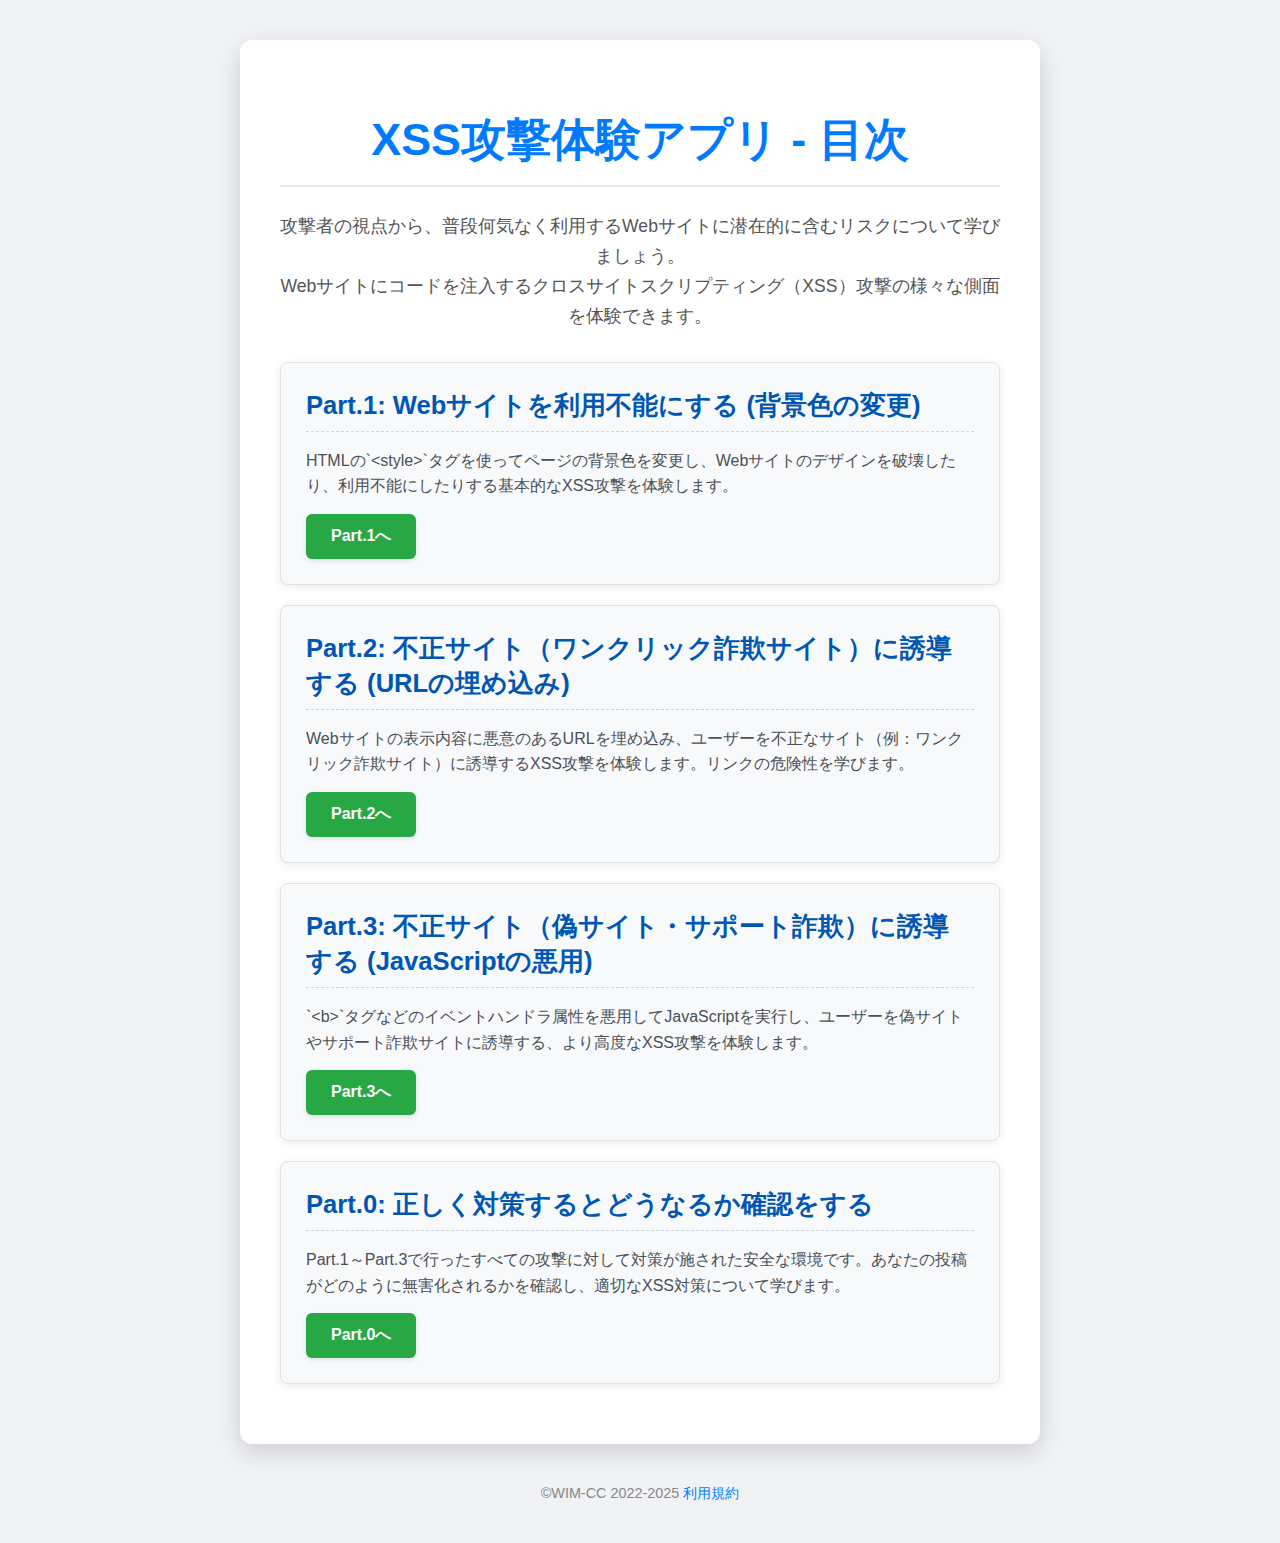
<file: index.html>
<!DOCTYPE html>
<html lang="ja">
  <head>
    <meta charset="UTF-8">
    <meta name="viewport" content="width=device-width, initial-scale=1.0">
    <title>XSS攻撃体験アプリ - 目次</title>
    <link rel="icon" href="/favicon.ico">
    <style>
      /* 目次ページ専用のシンプルデザイン */
      body {
        font-family: 'Segoe UI', Tahoma, Geneva, Verdana, sans-serif;
        background-color: #f0f2f5;
        color: #333;
        margin: 0;
        padding: 40px 20px; /* 上下左右の余白 */
        display: flex;
        flex-direction: column;
        align-items: center;
        min-height: 100vh;
        box-sizing: border-box;
      }

      .container {
        background-color: #ffffff;
        padding: 40px;
        border-radius: 12px;
        box-shadow: 0 8px 25px rgba(0, 0, 0, 0.15);
        max-width: 800px;
        width: 100%;
        box-sizing: border-box;
        text-align: center;
      }

      h1 {
        color: #007bff;
        margin-bottom: 25px;
        font-size: 2.8em;
        border-bottom: 2px solid #e9ecef;
        padding-bottom: 15px;
      }

      .description {
        font-size: 1.1em;
        line-height: 1.7;
        margin-bottom: 30px;
        color: #555;
      }

      .xss-list {
        list-style: none;
        padding: 0;
        margin: 0;
      }

      .xss-list-item {
        background-color: #f8f9fa;
        border: 1px solid #dee2e6;
        border-radius: 8px;
        margin-bottom: 20px;
        padding: 25px;
        text-align: left;
        box-shadow: 0 2px 8px rgba(0, 0, 0, 0.08);
      }

      .xss-list-item h3 {
        color: #0056b3;
        margin-top: 0;
        margin-bottom: 12px;
        font-size: 1.6em;
        border-bottom: 1px dashed #ced4da;
        padding-bottom: 8px;
      }

      .xss-list-item p {
        font-size: 1em;
        line-height: 1.6;
        color: #495057;
        margin-bottom: 15px;
      }

      .xss-list-item .btn {
        display: inline-block;
        padding: 12px 25px;
        background-color: #28a745; /* 緑系のボタン */
        color: white;
        text-decoration: none;
        border-radius: 6px;
        font-weight: bold;
        transition: background-color 0.2s ease, transform 0.1s ease;
        box-shadow: 0 2px 5px rgba(0, 0, 0, 0.1);
      }

      .xss-list-item .btn:hover {
        background-color: #218838;
        transform: translateY(-2px);
      }

      footer {
        margin-top: 40px;
        font-size: 0.9em;
        color: #888;
        text-align: center;
      }

      footer a {
        color: #007bff;
        text-decoration: none;
      }
      footer a:hover {
        text-decoration: underline;
      }
    </style>
  </head>
  <body>
    <div class="container">
      <h1>XSS攻撃体験アプリ - 目次</h1>
      <p class="description">
        攻撃者の視点から、普段何気なく利用するWebサイトに潜在的に含むリスクについて学びましょう。<br>
        Webサイトにコードを注入するクロスサイトスクリプティング（XSS）攻撃の様々な側面を体験できます。
      </p>

      <ul class="xss-list">
        <li class="xss-list-item">
          <h3>Part.1: Webサイトを利用不能にする (背景色の変更)</h3>
          <p>HTMLの`&lt;style&gt;`タグを使ってページの背景色を変更し、Webサイトのデザインを破壊したり、利用不能にしたりする基本的なXSS攻撃を体験します。</p>
          <a href="w1/index.html" class="btn">Part.1へ</a>
        </li>
        <li class="xss-list-item">
          <h3>Part.2: 不正サイト（ワンクリック詐欺サイト）に誘導する (URLの埋め込み)</h3>
          <p>Webサイトの表示内容に悪意のあるURLを埋め込み、ユーザーを不正なサイト（例：ワンクリック詐欺サイト）に誘導するXSS攻撃を体験します。リンクの危険性を学びます。</p>
          <a href="w2/index.html" class="btn">Part.2へ</a>
        </li>
        <li class="xss-list-item">
          <h3>Part.3: 不正サイト（偽サイト・サポート詐欺）に誘導する (JavaScriptの悪用)</h3>
          <p>`&lt;b&gt;`タグなどのイベントハンドラ属性を悪用してJavaScriptを実行し、ユーザーを偽サイトやサポート詐欺サイトに誘導する、より高度なXSS攻撃を体験します。</p>
          <a href="w3/index.html" class="btn">Part.3へ</a>
        </li>
        <li class="xss-list-item">
          <h3>Part.0: 正しく対策するとどうなるか確認をする</h3>
          <p>Part.1～Part.3で行ったすべての攻撃に対して対策が施された安全な環境です。あなたの投稿がどのように無害化されるかを確認し、適切なXSS対策について学びます。</p>
          <a href="w0/index.html" class="btn">Part.0へ</a>
        </li>
      </ul>
    </div>
    <footer>
      ©WIM-CC 2022-2025 <a href="https://w-haruto.wim-cc.com/works/license/" target="_blank">利用規約</a>
    </footer>
  </body>
</html>
</file>
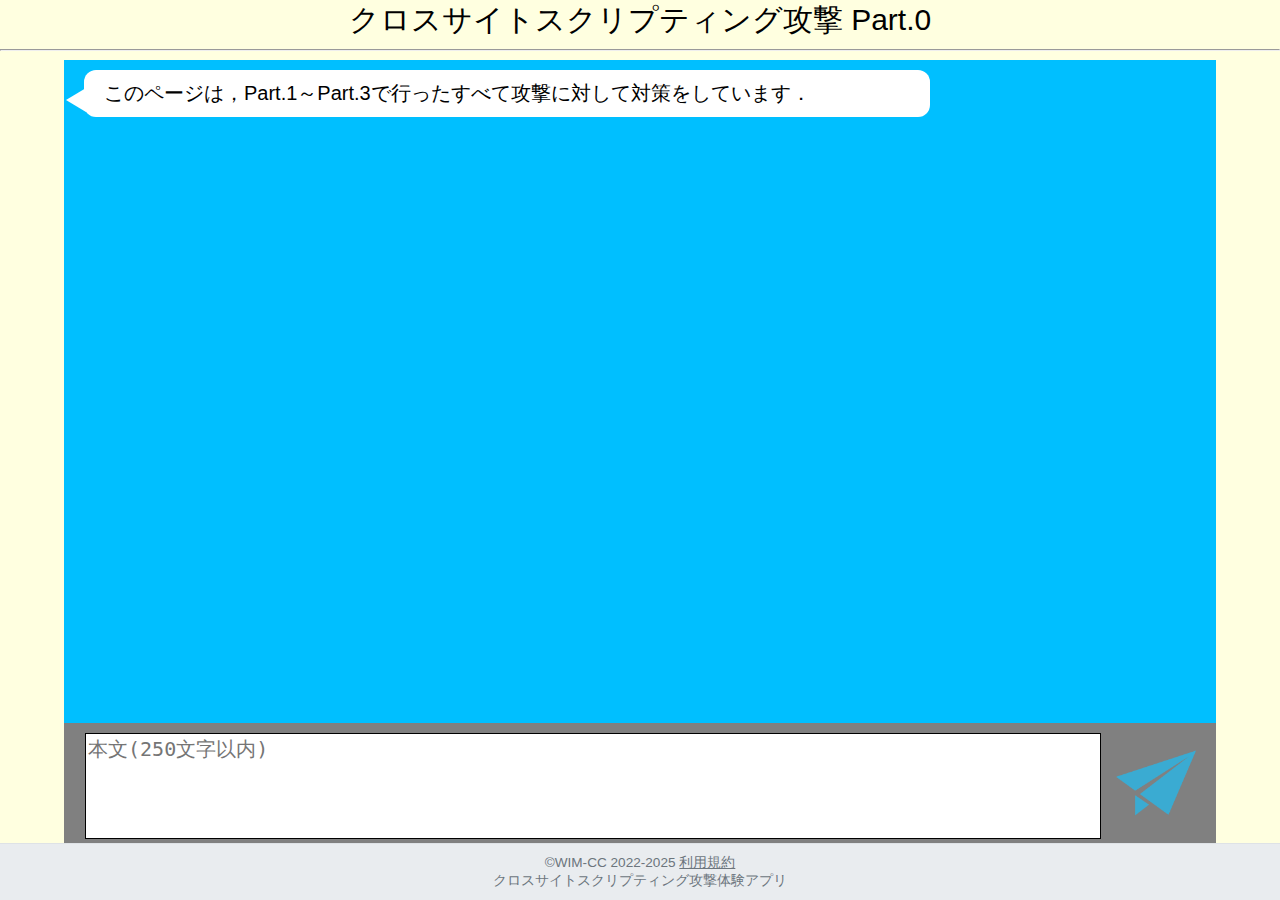
<file: w0/index.html>
<!DOCTYPE html>
<html lang="ja">
  <head>
    <meta charset="UTF-8">
    <meta http-equiv="X-UA-Compatible" content="IE=edge">
    <meta http-equiv="imagetoolbar" content="no">
    <meta name="viewport" content="user-scalable=no">
    <script src="../bin/js/main.js"></script>
    <link href="../bin/css/style.css" rel="stylesheet" type="text/css">
    <link rel="icon" href="/favicon.ico">
    <title>XSS-0</title>
  </head>
  <body id="body_bg">
    <div class="title">
      <div class="title_text">クロスサイトスクリプティング攻撃 Part.0</div>
      <hr>
    </div>
    <div class="chat" id="chat_bg">
      <div class="chat-display" id="chat_display">
        <div class="reload" id="reload">
          <div class="receive">
            <div>このページは，Part.1～Part.3で行ったすべて攻撃に対して対策をしています．</div>
          </div>
          </div>
      </div>
      <div class="editor">
        <div id="e_m" class="e_m">
          <textarea class="chat_editor_message" id="message" maxlength="250" placeholder="本文(250文字以内)" autocomplete="off" onkeyup="save()"></textarea>
        </div>
        <div id="e_b" class="e_b">
          <img src="../bin/img/send.png" class="img" onclick="post()">
        </div>
      </div>
    </div>
    <script>var currentWork = 0;</script>
    <footer>
      <div class="footer-content">
        <div>©WIM-CC 2022-2025 <a href="https://w-haruto.wim-cc.com/works/license/" target="_blank">利用規約</a></div>
        <div>クロスサイトスクリプティング攻撃体験アプリ</div>
      </div>
    </footer>
  </body>
</html>
</file>
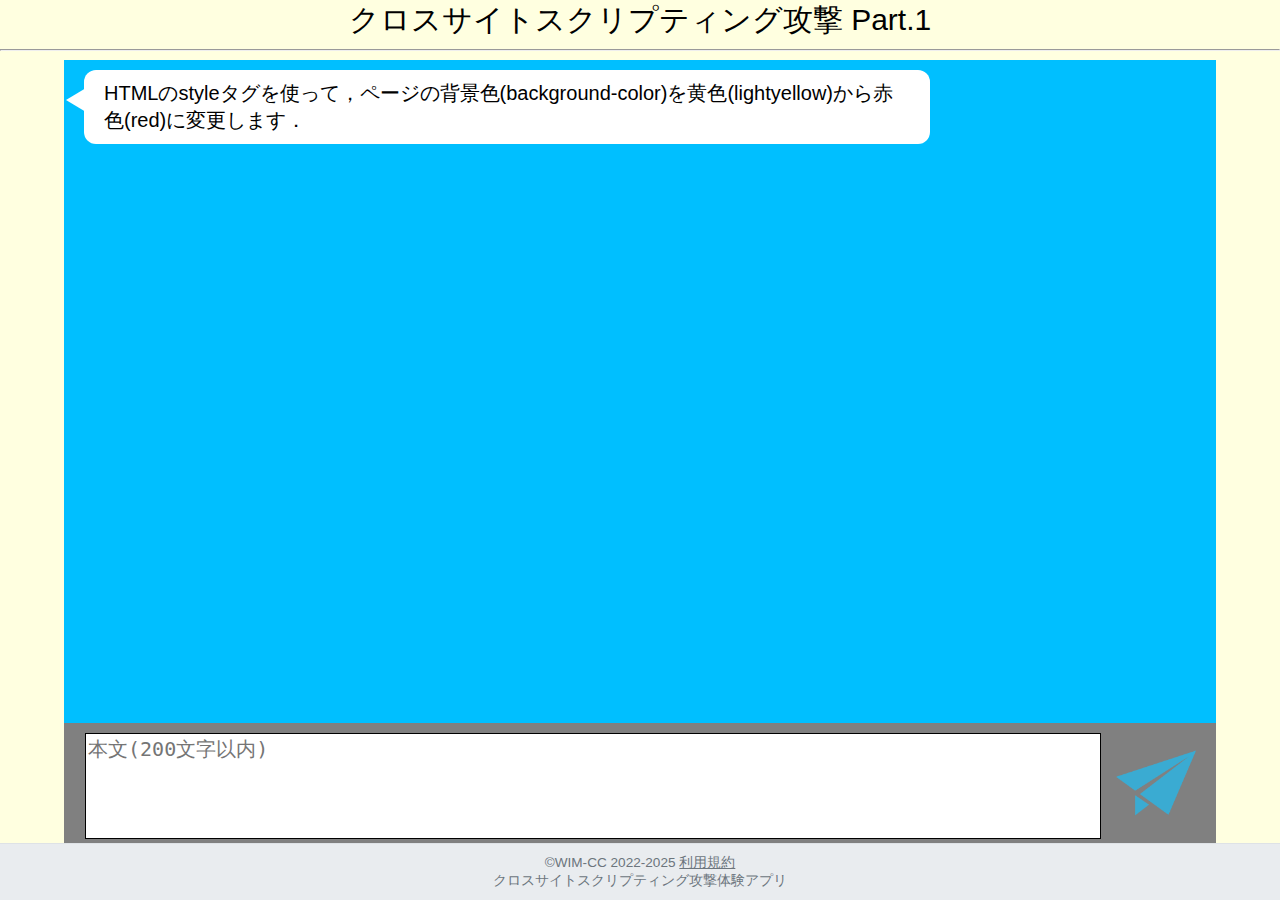
<file: w1/index.html>
<!DOCTYPE html>
<html lang="ja">
  <head>
    <meta charset="UTF-8">
    <meta http-equiv="X-UA-Compatible" content="IE=edge">
    <meta http-equiv="imagetoolbar" content="no">
    <meta name="viewport" content="user-scalable=no">
    <script src="../bin/js/main.js"></script>
    <link href="../bin/css/style.css" rel="stylesheet" type="text/css">
    <link rel="icon" href="/favicon.ico">
    <title>XSS-1</title>
  </head>
  <body id="body_bg">
    <div class="title">
      <div class="title_text">クロスサイトスクリプティング攻撃 Part.1</div>
      <hr>
    </div>
    <div class="chat" id="chat_bg">
      <div class="chat-display" id="chat_display">
        <div class="reload" id="reload">
          <div class="receive">
            <div>HTMLのstyleタグを使って，ページの背景色(background-color)を黄色(lightyellow)から赤色(red)に変更します．</div>
          </div>
          </div>
      </div>
      <div class="editor">
        <div id="e_m" class="e_m">
          <textarea class="chat_editor_message" id="message" maxlength="200" placeholder="本文(200文字以内)" autocomplete="off" onkeyup="save()"></textarea>
        </div>
        <div id="e_b" class="e_b">
          <img src="../bin/img/send.png" class="img" onclick="post()">
        </div>
      </div>
    </div>
    <script>var currentWork = 1;</script>
    <footer>
      <div class="footer-content">
        <div>©WIM-CC 2022-2025 <a href="https://w-haruto.wim-cc.com/works/license/" target="_blank">利用規約</a></div>
        <div>クロスサイトスクリプティング攻撃体験アプリ</div>
      </div>
    </footer>
  </body>
</html>
</file>
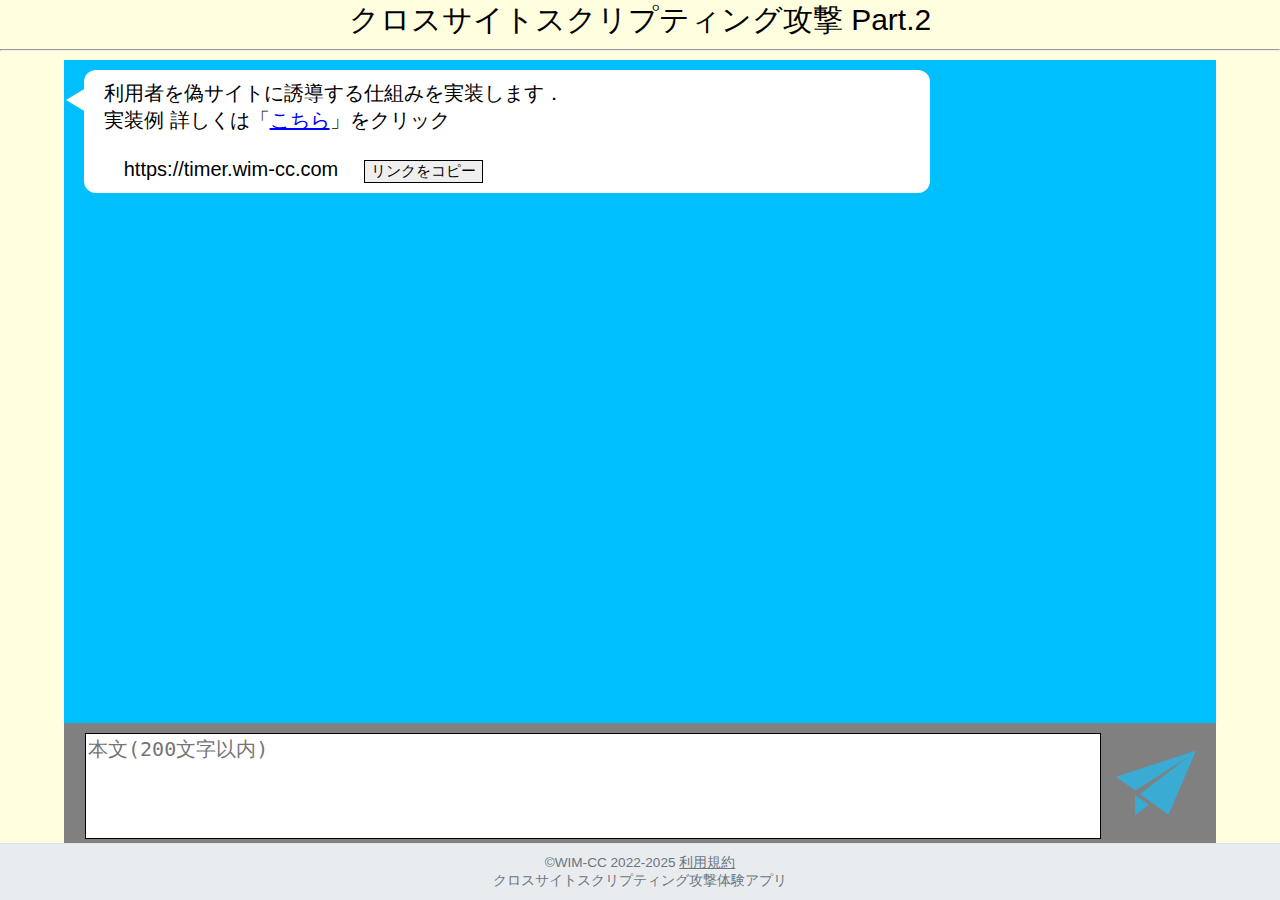
<file: w2/index.html>
<!DOCTYPE html>
<html lang="ja">
  <head>
    <meta charset="UTF-8">
    <meta http-equiv="X-UA-Compatible" content="IE=edge">
    <meta http-equiv="imagetoolbar" content="no">
    <meta name="viewport" content="user-scalable=no">
    <script src="../bin/js/main.js"></script>
    <link href="../bin/css/style.css" rel="stylesheet" type="text/css">
    <link rel="icon" href="/favicon.ico">
    <title>XSS-2</title>
  </head>
  <body id="body_bg">
    <div class="title">
      <div class="title_text">クロスサイトスクリプティング攻撃 Part.2</div>
      <hr>
    </div>
    <div class="chat" id="chat_bg">
      <div class="chat-display" id="chat_display">
        <div class="reload" id="reload">
          <div class="receive">
            <div>
              <div>利用者を偽サイトに誘導する仕組みを実装します．</div>
              <div>実装例 詳しくは「<a href="https://timer.wim-cc.com">こちら</a>」をクリック</div>
              <div>&nbsp;</div>
              <div>
                <input type="text" class="link_text" value="https://timer.wim-cc.com" id="c-base" readonly>
                <input type="button" class='btn' value="リンクをコピー" onclick="copy()">
              </div>
            </div>
          </div>
          </div>
      </div>
      <div class="editor">
        <div id="e_m" class="e_m">
          <textarea class="chat_editor_message" id="message" maxlength="200" placeholder="本文(200文字以内)" autocomplete="off" onkeyup="save()"></textarea>
        </div>
        <div id="e_b" class="e_b">
          <img src="../bin/img/send.png" class="img" onclick="post()">
        </div>
      </div>
    </div>
    <script>var currentWork = 2;</script>
    <footer>
      <div class="footer-content">
        <div>©WIM-CC 2022-2025 <a href="https://w-haruto.wim-cc.com/works/license/" target="_blank">利用規約</a></div>
        <div>クロスサイトスクリプティング攻撃体験アプリ</div>
      </div>
    </footer>
  </body>
</html>
</file>
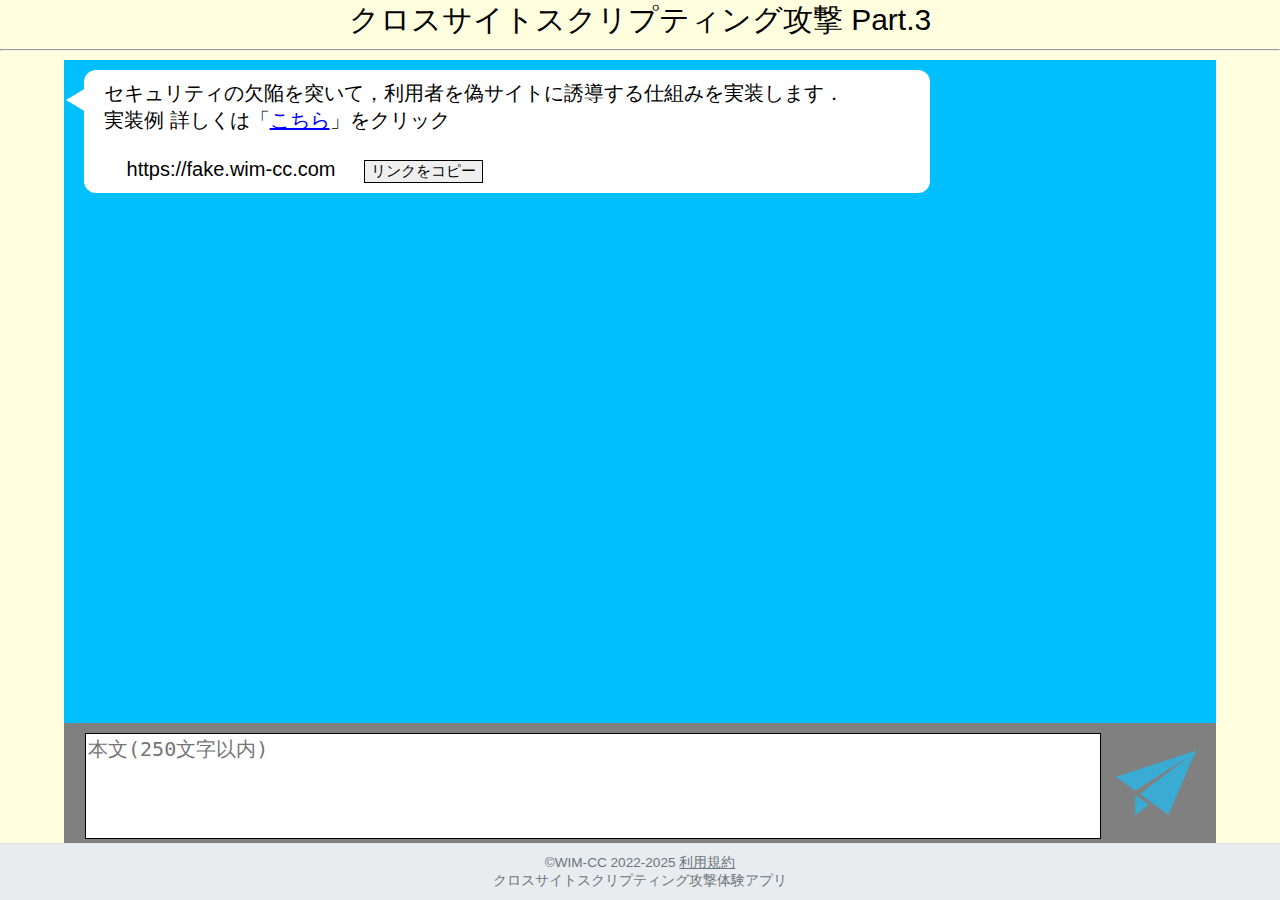
<file: w3/index.html>
<!DOCTYPE html>
<html lang="ja">
  <head>
    <meta charset="UTF-8">
    <meta http-equiv="X-UA-Compatible" content="IE=edge">
    <meta http-equiv="imagetoolbar" content="no">
    <meta name="viewport" content="user-scalable=no">
    <script src="../bin/js/main.js"></script>
    <link href="../bin/css/style.css" rel="stylesheet" type="text/css">
    <link rel="icon" href="/favicon.ico">
    <title>XSS-3</title>
  </head>
  <body id="body_bg">
    <div class="title">
      <div class="title_text">クロスサイトスクリプティング攻撃 Part.3</div>
      <hr>
    </div>
    <div class="chat" id="chat_bg">
      <div class="chat-display" id="chat_display">
        <div class="reload" id="reload">
          <div class="receive">
            <div>セキュリティの欠陥を突いて，利用者を偽サイトに誘導する仕組みを実装します．</div>
            <div>実装例 詳しくは「<a href="https://fake.wim-cc.com">こちら</a>」をクリック</div>
            <div>&nbsp;</div>
            <div>
              <input type="text" class="link_text" value="https://fake.wim-cc.com" id="c-base" readonly>
              <input type="button" class='btn' value="リンクをコピー" onclick="copy()">
            </div>
          </div>
          </div>
      </div>
      <div class="editor">
        <div id="e_m" class="e_m">
          <textarea class="chat_editor_message" id="message" maxlength="250" placeholder="本文(250文字以内)" autocomplete="off" onkeyup="save()"></textarea>
        </div>
        <div id="e_b" class="e_b">
          <img src="../bin/img/send.png" class="img" onclick="post()">
        </div>
      </div>
    </div>
    <script>var currentWork = 3;</script>
    <footer>
      <div class="footer-content">
        <div>©WIM-CC 2022-2025 <a href="https://w-haruto.wim-cc.com/works/license/" target="_blank">利用規約</a></div>
        <div>クロスサイトスクリプティング攻撃体験アプリ</div>
      </div>
    </footer>
  </body>
</html>
</file>
<file: bin/css/style.css>
html, body {
  width: 100%;
  height: 100%; /* ビューポートの高さを100%にする */
  margin: 0;
  padding: 0;
  overflow: hidden; /* ★変更: body全体でスクロールさせず、chat-displayで管理 */
}

body {
  display: flex; /* Flexboxレイアウトを有効にする */
  flex-direction: column; /* 子要素を縦に並べる */
  min-height: 100vh; /* ビューポートの高さ（画面の表示領域）を最低限確保 */
  background-color: lightyellow;
  font-family: sans-serif; /* フォントファミリーもここで定義 */
  /* width: 100% はhtmlに定義済みなのでbodyから削除 */
  /* margin-left: auto; margin-right: auto; は .chat で行う */
}
a,a:visited{
  color: blue;
}
.title {
    width: 100%; /* .chatの親（body）は100%なので子要素も100%に */
    height: 60px; /* 固定 */
    flex-shrink: 0; /* 縮まないように */
}
.title_text{
  font-size: 30px;
  text-align: center;
}
.chat {
    width: 90%; /* ★変更：アプリ全体の幅を90%に */
    margin: 0 auto; /* ★追加：左右中央寄せ */
    height: auto; /* 残りのスペースを埋めるためauto */
    flex-grow: 1; /* 残りの垂直方向スペースを占める */
    display: flex; /* chat要素もFlexboxにして中身を配置 */
    flex-direction: column;
    position: relative;
    background-color: deepskyblue;
}
.chat-display {
    width: 100%;
    flex-grow: 1; /* chat-displayがchat内の残りのスペースを埋める */
    overflow-x: hidden;
    overflow-y: auto; /* スクロールをchat-displayが担当 */
    word-wrap: break-word;
}
.send{
  position: relative;
  font-size: 20px;
  width: 80%;
  display: block;
  width: 70%;
  float: right;
  margin: 10px 20px;
  padding: 10px 20px;
  background: lightgreen;
  text-align: left;
  border-radius: 12px;
}
.send:after {
  content: "";
  display: inline-block;
  position: absolute;
  top: 18px;
  right: -30px;
  border: 12px solid transparent;
  border-left: 20px solid lightgreen;
}
.receive{
  position: relative;
  font-size: 20px;
  display: block;
  width: 70%;
  float: left;
  margin: 10px 20px;
  padding: 10px 20px;
  background: white;
  text-align: left;
  border-radius: 12px;
  word-wrap: break-word;
}
.receive:after {
  content: "";
  display: inline-block;
  position: absolute;
  top: 18px;
  left: -30px;
  border: 12px solid transparent;
  border-right: 20px solid white;
}
.editor {
    height: 120px; /* 固定 */
    background-color: gray;
    position: relative;
    flex-shrink: 0; /* 縮まないように */
    /* float要素を含む親要素にはoverflow: hidden; またはclearfixが推奨 */
    overflow: hidden; /* ★追加：フロートを内包するため */
}
.chat_editor_message{
  /* margin-left: auto; margin-right: auto; はe_mで行う */
  height: 100px;
  overflow: auto;
  font-size: 20px;
  width: 96%; /* e_m の幅に相対 */
  border: 1px solid black;
  background-color: white;
  resize: none;
  margin: 0px 2% 0px 2%; /* e_m 内の調整 */
}
.e_m{
  height: 100%;
  float: left; /* ★既存 */
  padding: 10px 0 10px 0;
  box-sizing: border-box; /* パディングを幅に含める */
  /* width はJavaScriptで計算 */
}
.e_b{
  width: 100px;
  height: 100%;
  float: left; /* ★既存 */
  padding: 20px 0px 20px 0px;
  box-sizing: border-box; /* パディングを幅に含める */
}
.img{
  width: 80px;
  height: 80px;
	user-drag: none;
	-webkit-user-drag: none;
	-moz-user-select: none;
}
.post:focus{ /* .postクラスはHTMLに見当たらないので注意 */
  width: 80px;
  height: 80px;
  font-size: 25px;
  border: 1px solid;
  color: gray;
}
.link_text,.link_text:focus{
  border:none;
  font-size: 20px;
  width: 250px;
  outline: none;
  text-align: center;
}
.btn{
  border: 1px solid;
  color: black;
  font-size: 15px;
}
.btn:focus{
  border: 1px solid;
  color: gray;
  font-size: 15px;
}

footer {
    width: 100%; /* 親要素 (body) の幅いっぱいに広がる */
    text-align: center;
    padding: 10px 0;
    margin-top: auto; /* Flexboxでフッターを最下部に押し出す */
    background-color: #e9ecef;
    color: #6c757d;
    font-size: 0.85em;
    border-top: 1px solid #dee2e6;
    /* フッターにposition: fixed; や float: left/right; などがあれば削除してください */
}

footer a{
    color: #6c757d;
}
</file>
